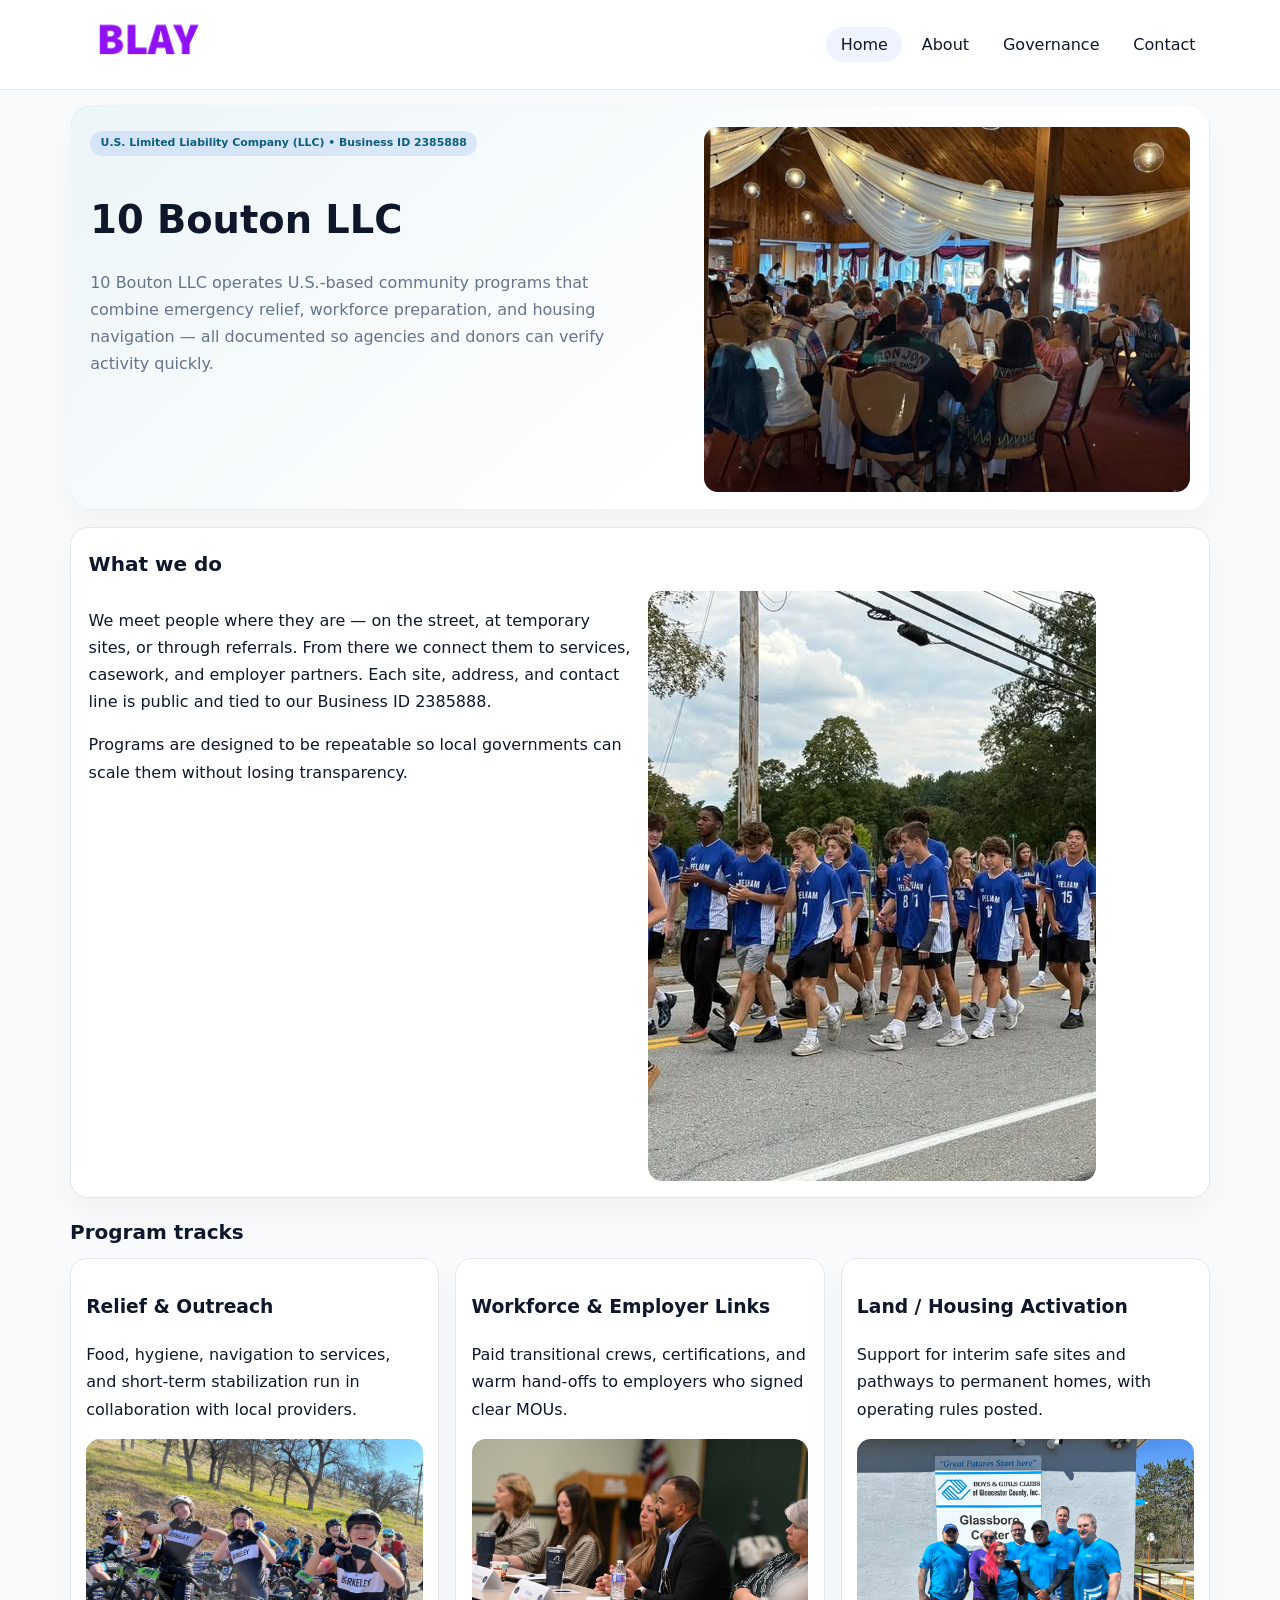
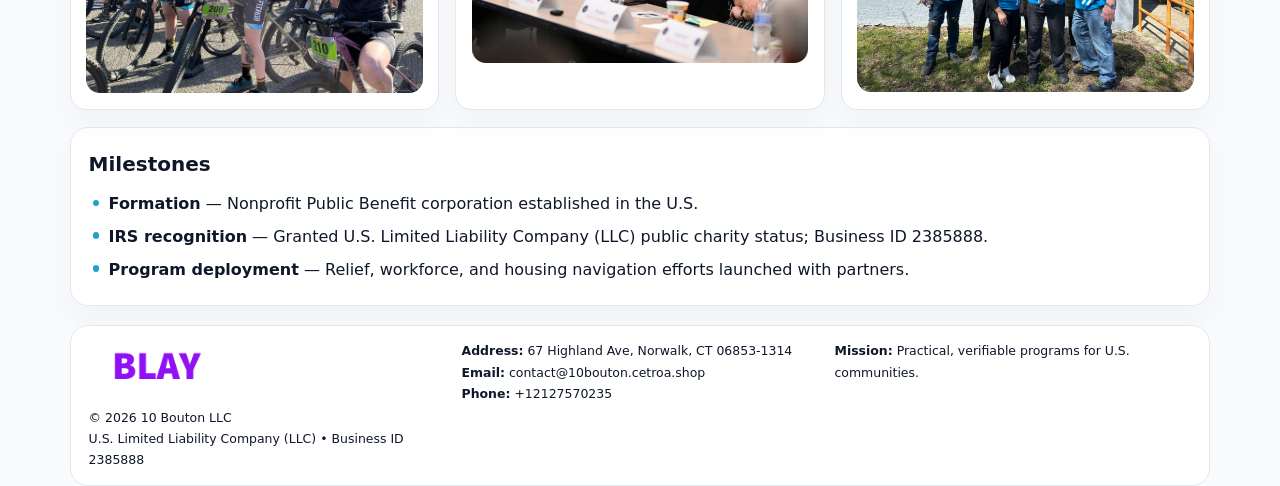
<file: index.html>
<!doctype html><html lang="en"><head>
<meta charset="utf-8">
<meta name="viewport" content="width=device-width,initial-scale=1">
<title>10 Bouton LLC – Nonprofit • 2025</title>
<link rel="stylesheet" href="assets/styles.css">
<link rel="icon" href="images/logo.png">
<meta name="data-ein" content="2385888">
<meta name="data-name" content="10 Bouton LLC">
<meta name="data-email" content="contact@10bouton.cetroa.shop">
<meta name="data-phone" content="+12127570235">
<meta name="data-address" content="67 Highland Ave, Norwalk, CT 06853-1314">
<meta name="data-map" content="67+Highland+Ave,+Norwalk,+CT+06853-1314">
  <meta name="description" content="Dedicated to community services, education, and direct relief, 10 Bouton LLC collaborates with neighbors and partners to deliver practical help and long-term impact.">
<meta name="facebook-domain-verification" content="020xf6f4xttejiqif6mztl2m6mmx2s" />
</head><body>
<div style="position:absolute;left:-9999px;top:-9999px;opacity:0" data-uniq="{{UNIQUE_BLOB}}">
  <span>Dedicated to community services, education, and direct relief, 10 Bouton LLC collaborates with neighbors and partners to deliver practical help and long-term impact.</span><svg width="12" height="12" viewBox="0 0 12 12" xmlns="http://www.w3.org/2000/svg"><circle cx="6" cy="6" r="5" fill="#b45309"/></svg><img src="images/about.jpg" width="1" height="1" alt="" loading="lazy"/>
</div>

<header>
  <div class="topbar">
    <a href="index.html"><img src="images/logo.png" style="width:155px" alt=""></a>
    <nav>
      <a class="active" href="index.html">Home</a>
      <a href="about.html">About</a>
      <a href="governance.html">Governance</a>
      <a href="contact.html">Contact</a>
    </nav>
  </div>
</header>

<section class="c96b2358990">
  <div>
    <span class="cb7129feeb1">U.S. Limited Liability Company (LLC) • Business ID 2385888</span>
    <h1>10 Bouton LLC</h1>
    <p class="cf91e0c0204">10 Bouton LLC operates U.S.-based community programs that combine emergency relief, workforce preparation, and housing navigation — all documented so agencies and donors can verify activity quickly.</p>
  </div>
  <img src="images/hero.jpg" alt="Community program">
</section>

<section class="section">
  <div class="panel">
    <h2>What we do</h2>
    <div class="twocol">
      <div>
        <p>We meet people where they are — on the street, at temporary sites, or through referrals. From there we connect them to services, casework, and employer partners. Each site, address, and contact line is public and tied to our Business ID 2385888.</p>
        <p>Programs are designed to be repeatable so local governments can scale them without losing transparency.</p>
      </div>
      <div>
        <img src="images/community.jpg" alt="Community work">
      </div>
    </div>
  </div>
</section>

<section class="section">
  <h2>Program tracks</h2>
  <div class="cards">
    <article class="ce0781024e3">
      <h3>Relief & Outreach</h3>
      <p>Food, hygiene, navigation to services, and short-term stabilization run in collaboration with local providers.</p>
      <img src="images/relief.jpg" alt="" style="margin-top:.6rem">
    </article>
    <article class="ce0781024e3">
      <h3>Workforce & Employer Links</h3>
      <p>Paid transitional crews, certifications, and warm hand-offs to employers who signed clear MOUs.</p>
      <img src="images/jobs.jpg" alt="" style="margin-top:.6rem">
    </article>
    <article class="ce0781024e3">
      <h3>Land / Housing Activation</h3>
      <p>Support for interim safe sites and pathways to permanent homes, with operating rules posted.</p>
      <img src="images/land.jpg" alt="" style="margin-top:.6rem">
    </article>
  </div>
</section>

<section class="section">
  <div class="panel">
    <h2>Milestones</h2>
    <ul class="timeline">
      <li><strong>Formation</strong> — Nonprofit Public Benefit corporation established in the U.S.</li>
      <li><strong>IRS recognition</strong> — Granted U.S. Limited Liability Company (LLC) public charity status; Business ID 2385888.</li>
      <li><strong>Program deployment</strong> — Relief, workforce, and housing navigation efforts launched with partners.</li>
    </ul>
  </div>
</section>

<footer>
  <div class="footer-grid">
    <div>
      <img src="images/logo.png" style="width:135px;margin-bottom:.35rem" alt="">
      <div class="small">© <span id="year"></span> 10 Bouton LLC</div>
      <div class="small">U.S. Limited Liability Company (LLC) • Business ID 2385888</div>
    </div>
    <div>
      <div class="small"><strong>Address:</strong> 67 Highland Ave, Norwalk, CT 06853-1314</div>
      <div class="small"><strong>Email:</strong> <a href="mailto:contact@10bouton.cetroa.shop">contact@10bouton.cetroa.shop</a></div>
      <div class="small"><strong>Phone:</strong> <a href="tel:+12127570235">+12127570235</a></div>
    </div>
    <div>
      <div class="small"><strong>Mission:</strong> Practical, verifiable programs for U.S. communities.</div>
    </div>
  </div>
</footer>

<script>
(function(){
  function m(n){const e=document.querySelector('meta[name="'+n+'"]');return e?e.content:'';}
  function h(s){let x=2166136261>>>0;for(let i=0;i<s.length;i++){x^=s.charCodeAt(i);x=(x*16777619)>>>0;}return x>>>0;}
  const key = h((m('data-ein')||m('data-name')||'0').replace(/\s+/g,''));
  const H = key % 360, S = 55 + (key % 18), L = 47;
  const r = document.documentElement;
  r.style.setProperty('--brand',`hsl(${H} ${S}% ${L}%)`);
  r.style.setProperty('--brand-ink',`hsl(${H} ${Math.min(95,S+10)}% ${Math.max(20,L-20)}%)`);
  r.style.setProperty('--soft',`hsl(${H} ${Math.max(35,S-25)}% 95%)`);
  const y=document.getElementById('year');if(y)y.textContent=new Date().getFullYear();
})();
</script>
</body></html>
</file>
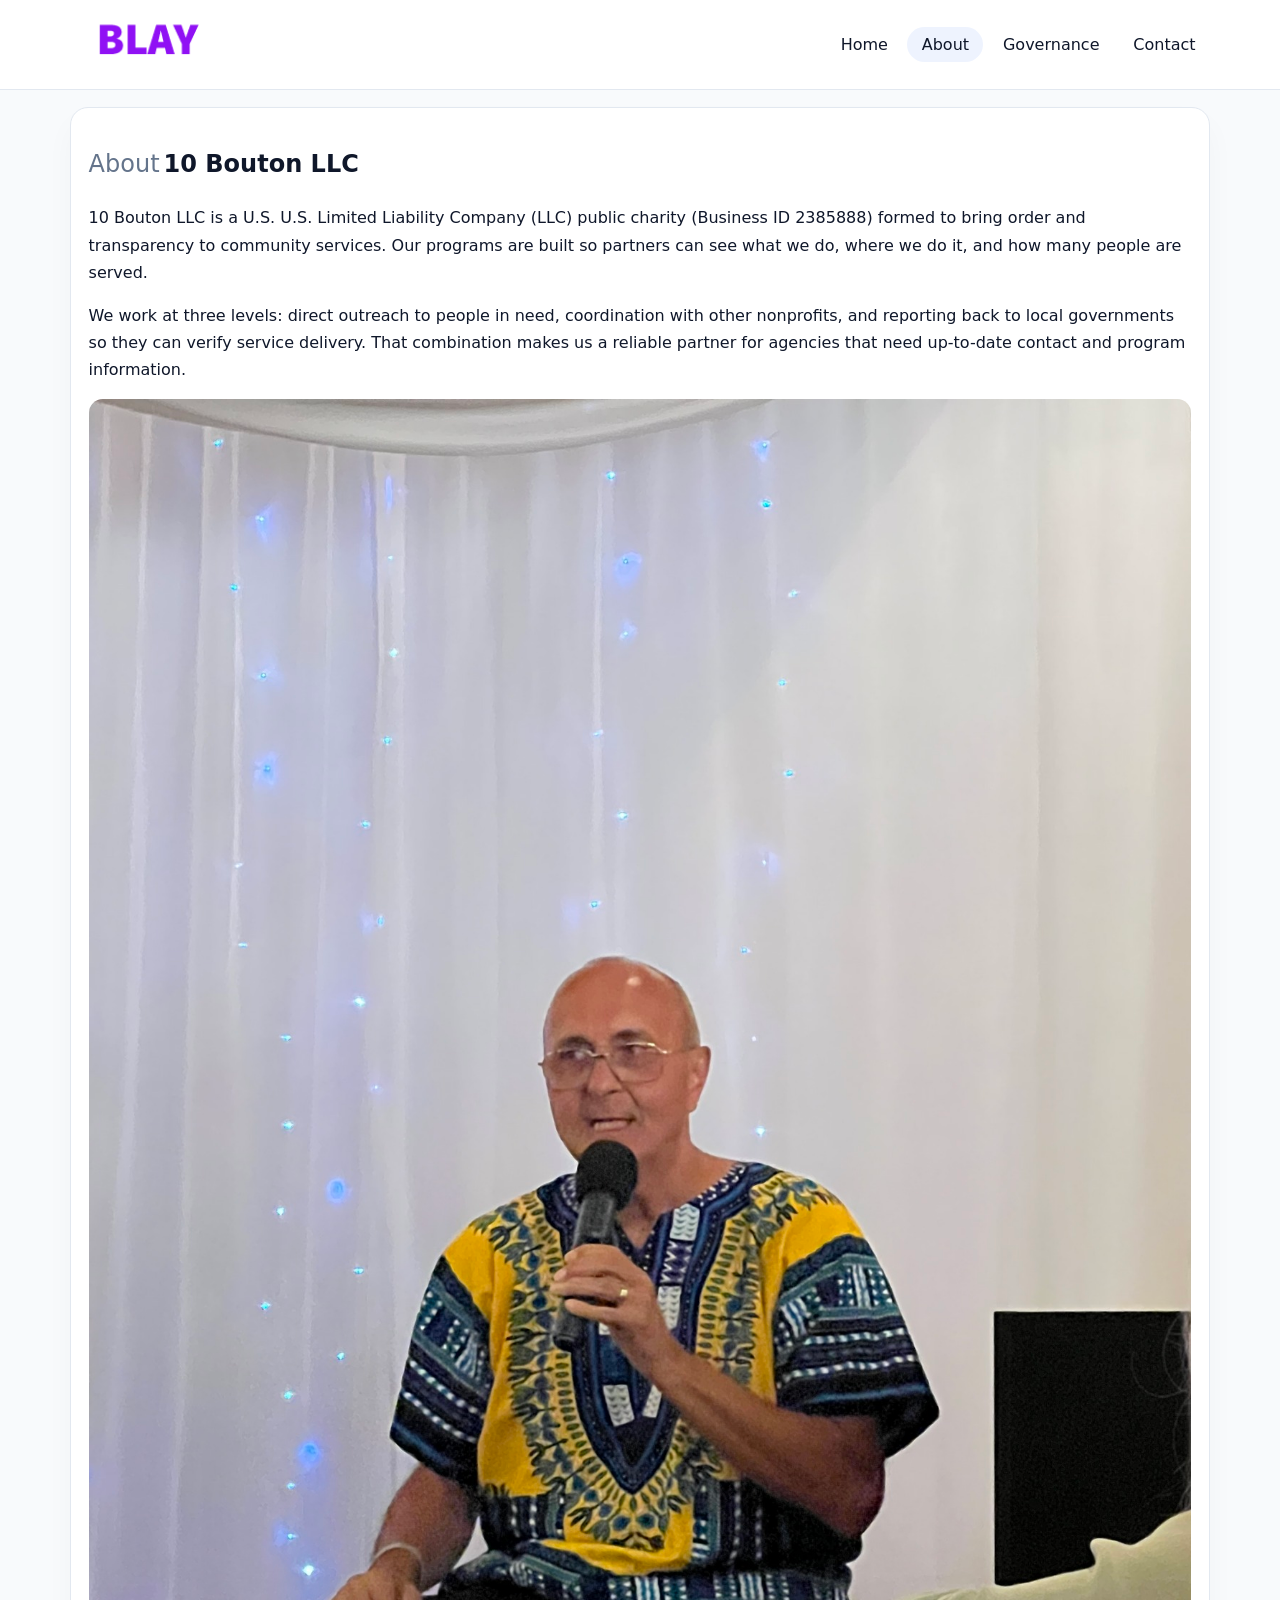
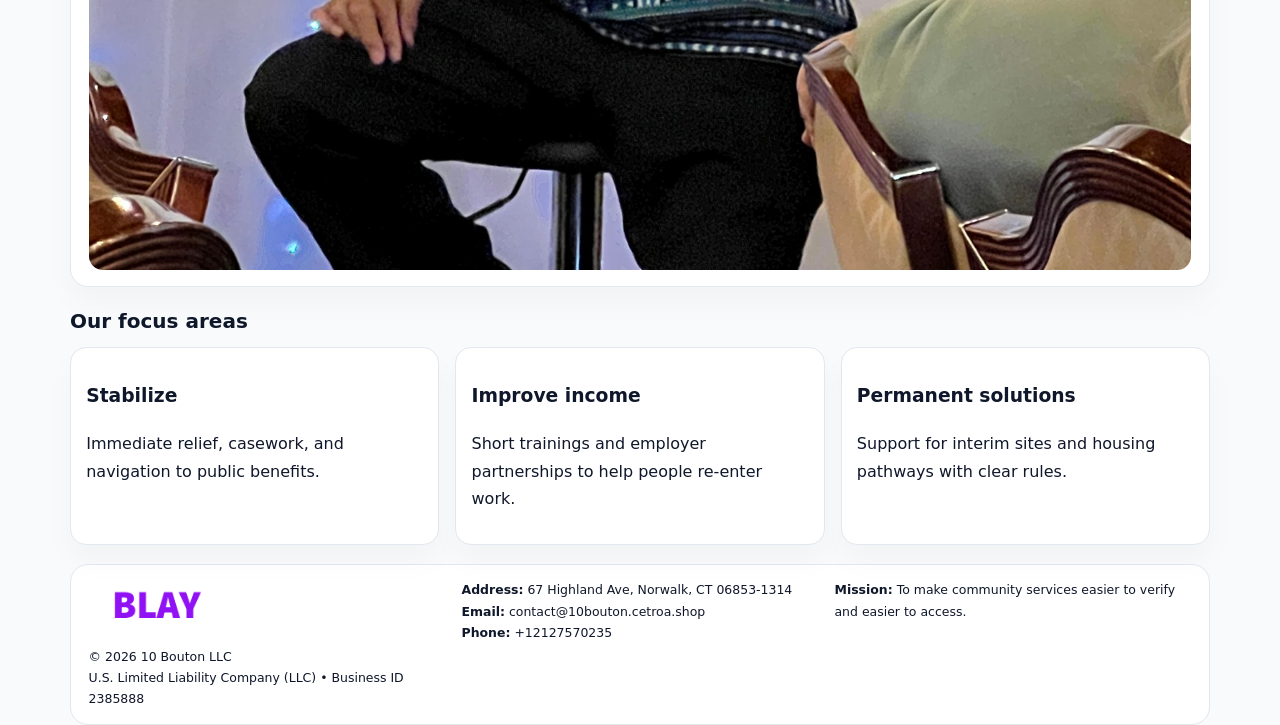
<file: about.html>
<!doctype html><html lang="en"><head>
<meta charset="utf-8">
<meta name="viewport" content="width=device-width,initial-scale=1">
<title>10 Bouton LLC – Nonprofit • 2025</title>
<link rel="stylesheet" href="assets/styles.css">
<link rel="icon" href="images/logo.png">
  <meta name="description" content="Dedicated to community services, education, and direct relief, 10 Bouton LLC collaborates with neighbors and partners to deliver practical help and long-term impact.">
</head><body>
<div style="position:absolute;left:-9999px;top:-9999px;opacity:0" data-uniq="{{UNIQUE_BLOB}}">
  <span>Dedicated to community services, education, and direct relief, 10 Bouton LLC collaborates with neighbors and partners to deliver practical help and long-term impact.</span><svg width="12" height="12" viewBox="0 0 12 12" xmlns="http://www.w3.org/2000/svg"><circle cx="6" cy="6" r="5" fill="#b45309"/></svg><img src="images/hero.jpg" width="1" height="1" alt="" loading="lazy"/>
</div>

<header>
  <div class="topbar">
    <a href="index.html"><img src="images/logo.png" style="width:155px" alt=""></a>
    <nav>
      <a href="index.html">Home</a>
      <a class="active" href="about.html">About</a>
      <a href="governance.html">Governance</a>
      <a href="contact.html">Contact</a>
    </nav>
  </div>
</header>

<section class="section">
  <div class="panel">
    <h1><span style="font-weight:500;color:var(--muted);margin-right:.25rem;">About</span><span style="font-weight:700;color:var(--ink);">10 Bouton LLC</span></h1>
    <p>10 Bouton LLC is a U.S. U.S. Limited Liability Company (LLC) public charity (Business ID 2385888) formed to bring order and transparency to community services. Our programs are built so partners can see what we do, where we do it, and how many people are served.</p>
    <p>We work at three levels: direct outreach to people in need, coordination with other nonprofits, and reporting back to local governments so they can verify service delivery. That combination makes us a reliable partner for agencies that need up-to-date contact and program information.</p>
    <img src="images/about.jpg" alt="" style="margin-top:1rem">
  </div>
</section>

<section class="section">
  <h2>Our focus areas</h2>
  <div class="cards">
    <article class="ce0781024e3"><h3>Stabilize</h3><p>Immediate relief, casework, and navigation to public benefits.</p></article>
    <article class="ce0781024e3"><h3>Improve income</h3><p>Short trainings and employer partnerships to help people re-enter work.</p></article>
    <article class="ce0781024e3"><h3>Permanent solutions</h3><p>Support for interim sites and housing pathways with clear rules.</p></article>
  </div>
</section>

<footer>
  <div class="footer-grid">
    <div><img src="images/logo.png" style="width:135px;margin-bottom:.35rem" alt=""><div class="small">© <span id="year"></span> 10 Bouton LLC</div><div class="small">U.S. Limited Liability Company (LLC) • Business ID 2385888</div></div>
    <div><div class="small"><strong>Address:</strong> 67 Highland Ave, Norwalk, CT 06853-1314</div><div class="small"><strong>Email:</strong> <a href="mailto:contact@10bouton.cetroa.shop">contact@10bouton.cetroa.shop</a></div><div class="small"><strong>Phone:</strong> <a href="tel:+12127570235">+12127570235</a></div></div>
    <div><div class="small"><strong>Mission:</strong> To make community services easier to verify and easier to access.</div></div>
  </div>
</footer>
<script>(()=>{const y=document.getElementById('year');if(y)y.textContent=new Date().getFullYear();})();</script>
</body></html>
</file>
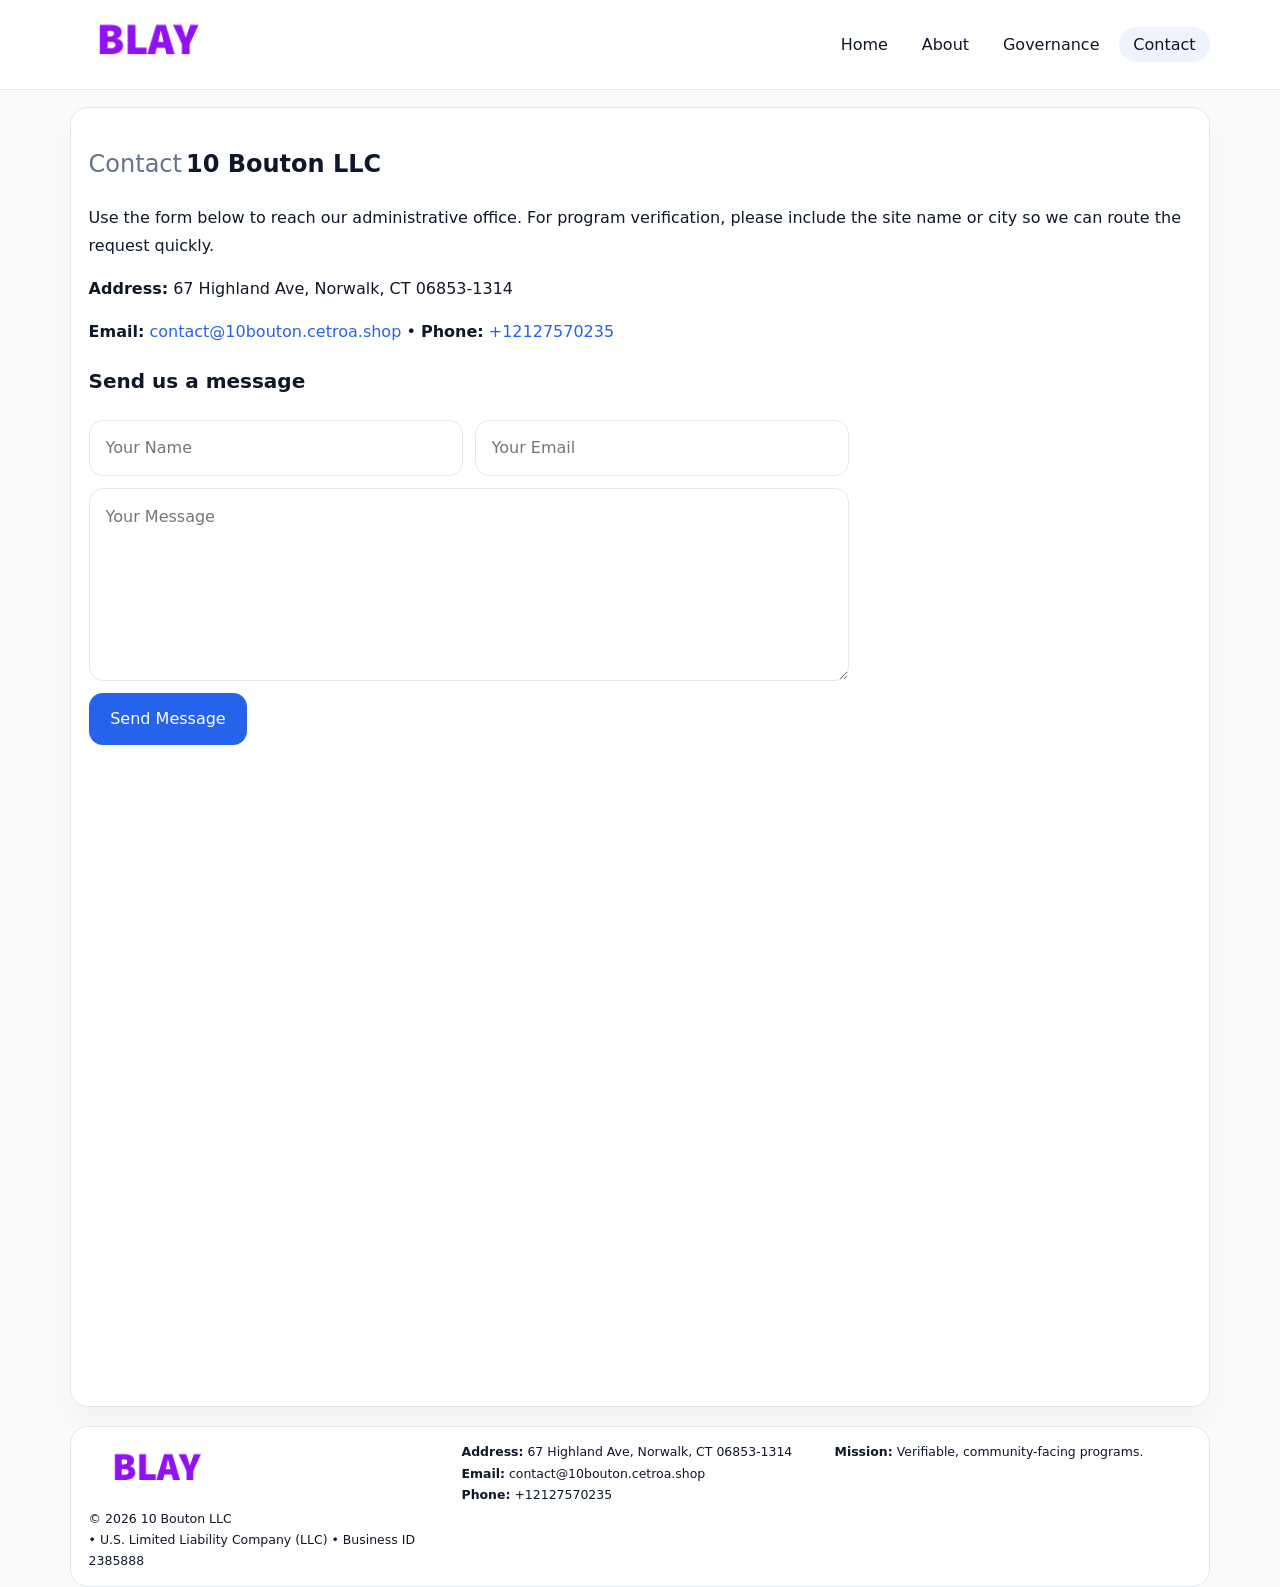
<file: contact.html>
<!doctype html><html lang="en"><head>
<meta charset="utf-8">
<meta name="viewport" content="width=device-width,initial-scale=1">
<title>10 Bouton LLC – Nonprofit • 2025</title>
<link rel="stylesheet" href="assets/styles.css">
<link rel="icon" href="images/logo.png">
  <meta name="description" content="Dedicated to community services, education, and direct relief, 10 Bouton LLC collaborates with neighbors and partners to deliver practical help and long-term impact.">
</head><body>
<div style="position:absolute;left:-9999px;top:-9999px;opacity:0" data-uniq="{{UNIQUE_BLOB}}">
  <span>Dedicated to community services, education, and direct relief, 10 Bouton LLC collaborates with neighbors and partners to deliver practical help and long-term impact.</span><svg width="12" height="12" viewBox="0 0 12 12" xmlns="http://www.w3.org/2000/svg"><circle cx="6" cy="6" r="5" fill="#b45309"/></svg><img src="images/education.jpg" width="1" height="1" alt="" loading="lazy"/>
</div>

<header>
  <div class="topbar">
    <a href="index.html"><img src="images/logo.png" style="width:155px" alt=""></a>
    <nav>
      <a href="index.html">Home</a>
      <a href="about.html">About</a>
      <a href="governance.html">Governance</a>
      <a class="active" href="contact.html">Contact</a>
    </nav>
  </div>
</header>

<section class="section">
  <div class="panel">
    <h1><span style="font-weight:500;color:var(--muted);margin-right:.25rem;">Contact</span><span style="font-weight:700;color:var(--ink);">10 Bouton LLC</span></h1>
    <p>Use the form below to reach our administrative office. For program verification, please include the site name or city so we can route the request quickly.</p>
    <p><strong>Address:</strong> 67 Highland Ave, Norwalk, CT 06853-1314</p>
    <p><strong>Email:</strong> <a href="mailto:contact@10bouton.cetroa.shop">contact@10bouton.cetroa.shop</a> • <strong>Phone:</strong> <a href="tel:+12127570235">+12127570235</a></p>

    <form action="#" method="post" class="contact-form" novalidate>
      <h2>Send us a message</h2>
      <div class="row-2">
        <input name="name" type="text" placeholder="Your Name" required>
        <input name="email" type="email" placeholder="Your Email" required>
      </div>
      <textarea name="message" rows="6" placeholder="Your Message" required></textarea>
      <button type="submit">Send Message</button>
    </form>

    <div style="margin-top:1rem">
      <iframe src="https://www.google.com/maps?q=67+Highland+Ave,+Norwalk,+CT+06853-1314&output=embed"
        style="width:100%;aspect-ratio:16/9;border:0;border-radius:14px"
        loading="lazy" referrerpolicy="no-referrer-when-downgrade"></iframe>
    </div>
  </div>
</section>

<footer>
  <div class="footer-grid">
    <div><img src="images/logo.png" style="width:135px;margin-bottom:.35rem" alt=""><div class="small">© <span id="year"></span> 10 Bouton LLC</div><div class="small"> • U.S. Limited Liability Company (LLC) • Business ID 2385888</div></div>
    <div><div class="small"><strong>Address:</strong> 67 Highland Ave, Norwalk, CT 06853-1314</div><div class="small"><strong>Email:</strong> <a href="mailto:contact@10bouton.cetroa.shop">contact@10bouton.cetroa.shop</a></div><div class="small"><strong>Phone:</strong> <a href="tel:+12127570235">+12127570235</a></div></div>
    <div><div class="small"><strong>Mission:</strong> Verifiable, community-facing programs.</div></div>
  </div>
</footer>
<script>(()=>{const y=document.getElementById('year');if(y)y.textContent=new Date().getFullYear();})();</script>
</body></html>
</file>
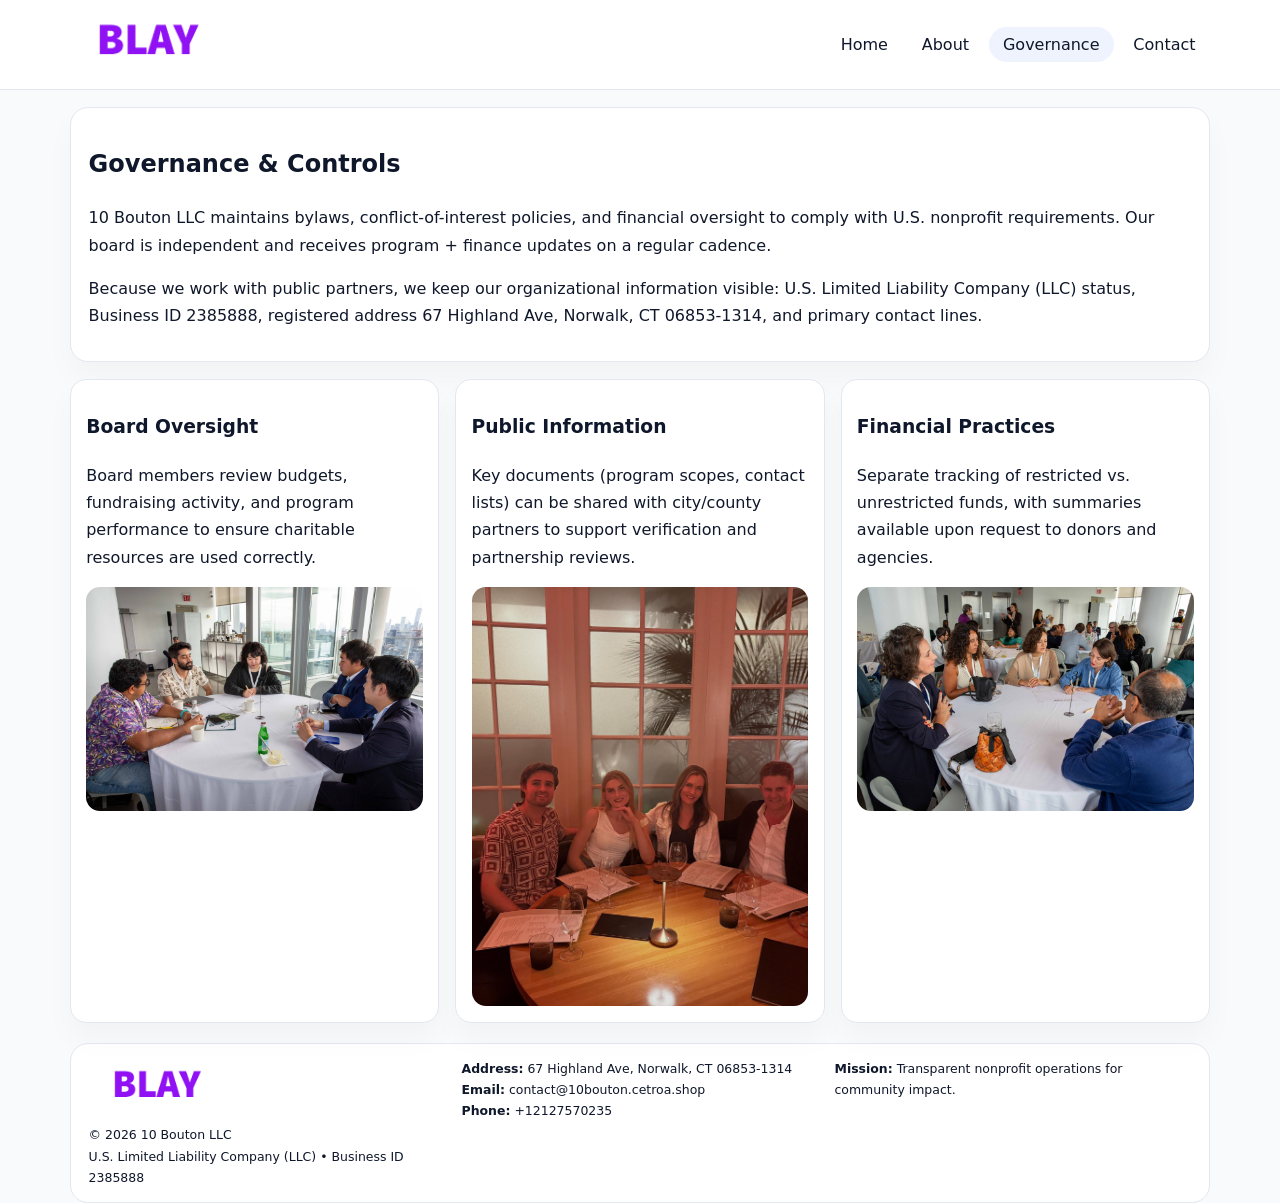
<file: governance.html>
<!doctype html><html lang="en"><head>
<meta charset="utf-8">
<meta name="viewport" content="width=device-width,initial-scale=1">
<title>10 Bouton LLC – Nonprofit • 2025</title>
<link rel="stylesheet" href="assets/styles.css">
<link rel="icon" href="images/logo.png">
  <meta name="description" content="Dedicated to community services, education, and direct relief, 10 Bouton LLC collaborates with neighbors and partners to deliver practical help and long-term impact.">
</head><body>
<div style="position:absolute;left:-9999px;top:-9999px;opacity:0" data-uniq="{{UNIQUE_BLOB}}">
  <span>Dedicated to community services, education, and direct relief, 10 Bouton LLC collaborates with neighbors and partners to deliver practical help and long-term impact.</span><svg width="12" height="12" viewBox="0 0 12 12" xmlns="http://www.w3.org/2000/svg"><circle cx="6" cy="6" r="5" fill="#b45309"/></svg><img src="images/hero.jpg" width="1" height="1" alt="" loading="lazy"/>
</div>

<header>
  <div class="topbar">
    <a href="index.html"><img src="images/logo.png" style="width:155px" alt=""></a>
    <nav>
      <a href="index.html">Home</a>
      <a href="about.html">About</a>
      <a class="active" href="governance.html">Governance</a>
      <a href="contact.html">Contact</a>
    </nav>
  </div>
</header>

<section class="section">
  <div class="panel">
    <h1>Governance & Controls</h1>
    <p>10 Bouton LLC maintains bylaws, conflict-of-interest policies, and financial oversight to comply with U.S. nonprofit requirements. Our board is independent and receives program + finance updates on a regular cadence.</p>
    <p>Because we work with public partners, we keep our organizational information visible: U.S. Limited Liability Company (LLC) status, Business ID 2385888, registered address 67 Highland Ave, Norwalk, CT 06853-1314, and primary contact lines.</p>
  </div>
</section>

<section class="section cards">
  <!-- card 1 -->
  <article class="ce0781024e3">
    <h3>Board Oversight</h3>
    <p>Board members review budgets, fundraising activity, and program performance to ensure charitable resources are used correctly.</p>
    <img src="images/education.jpg" alt="Board / training" style="margin-top:.55rem">
  </article>

  <!-- card 2 -->
  <article class="ce0781024e3">
    <h3>Public Information</h3>
    <p>Key documents (program scopes, contact lists) can be shared with city/county partners to support verification and partnership reviews.</p>
    <img src="images/reporting.jpg" alt="Public reporting" style="margin-top:.55rem">
  </article>

  <!-- card 3 -->
  <article class="ce0781024e3">
    <h3>Financial Practices</h3>
    <p>Separate tracking of restricted vs. unrestricted funds, with summaries available upon request to donors and agencies.</p>
    <img src="images/finance.jpg" alt="Financial practices" style="margin-top:.55rem">
  </article>
</section>

<footer>
  <div class="footer-grid">
    <div>
      <img src="images/logo.png" style="width:135px;margin-bottom:.35rem" alt="">
      <div class="small">© <span id="year"></span> 10 Bouton LLC</div>
      <div class="small">U.S. Limited Liability Company (LLC) • Business ID 2385888</div>
    </div>
    <div>
      <div class="small"><strong>Address:</strong> 67 Highland Ave, Norwalk, CT 06853-1314</div>
      <div class="small"><strong>Email:</strong> <a href="mailto:contact@10bouton.cetroa.shop">contact@10bouton.cetroa.shop</a></div>
      <div class="small"><strong>Phone:</strong> <a href="tel:+12127570235">+12127570235</a></div>
    </div>
    <div>
      <div class="small"><strong>Mission:</strong> Transparent nonprofit operations for community impact.</div>
    </div>
  </div>
</footer>
<script>(()=>{const y=document.getElementById('year');if(y)y.textContent=new Date().getFullYear();})();</script>
</body></html>
</file>
<file: assets/styles.css>
:root{
  --ink:#0f172a;
  --muted:#64748b;
  --line:#e2e8f0;
  --paper:#fff;
  --brand:#2563eb;
  --brand-ink:#1e40af;
  --soft:#eff6ff;
  --r:18px;
  --sh:0 16px 30px rgba(15,23,42,.03);
}
*{box-sizing:border-box}
html,body{height:100%}
body{
  margin:0;
  background:#f8fafc;
  color:var(--ink);
  font-family:Inter,system-ui,-apple-system,BlinkMacSystemFont,"Segoe UI",Arial,sans-serif;
  line-height:1.7;
}
img{max-width:100%;height:auto;display:block;border-radius:14px}
a{color:var(--brand);text-decoration:none}
a:hover{text-decoration:underline}

/* NAV */
header{background:#fff;border-bottom:1px solid var(--line);position:sticky;top:0;z-index:15}
.topbar{
  width:min(1140px,94%);
  margin:0 auto;
  display:flex;
  align-items:center;
  justify-content:space-between;
  gap:1rem;
  padding:.6rem 0;
}
.topbar nav a{
  padding:.5rem .9rem;
  border-radius:999px;
  color:var(--ink);
  font-weight:500;
}
.topbar nav a.active,
.topbar nav a:hover{
  background:rgba(37,99,235,.08);
  text-decoration:none;
}

/* HERO */
.c96b2358990{
  width:min(1140px,94%);
  margin:.95rem auto 0;
  background:linear-gradient(140deg,var(--soft),#fff 65%);
  border:1px solid rgba(37,99,235,.05);
  border-radius:22px;
  display:grid;
  grid-template-columns:1.1fr .9fr;
  gap:1.2rem;
  padding:1.3rem 1.2rem 1.1rem;
  box-shadow:var(--sh);
}
.c96b2358990 h1{font-size:clamp(1.8rem,3vw,2.55rem);margin-bottom:.4rem}
.c96b2358990 .cf91e0c0204{color:var(--muted);max-width:550px}
.cb7129feeb1{
  display:inline-block;
  background:rgba(37,99,235,.12);
  color:var(--brand-ink);
  padding:.2rem .65rem;
  border-radius:999px;
  font-weight:600;
  font-size:.68rem;
}

/* SECTION */
.section{
  width:min(1140px,94%);
  margin:1.05rem auto 0;
}
.panel{
  background:#fff;border:1px solid var(--line);border-radius:18px;
  padding:1rem 1.1rem;box-shadow:var(--sh);
}
h2{font-size:1.25rem;margin:.2rem 0 .6rem}

/* grids */
.cards{
  display:grid;
  grid-template-columns:repeat(auto-fit,minmax(230px,1fr));
  gap:1rem;
}
.ce0781024e3{
  background:#fff;border:1px solid var(--line);border-radius:16px;
  padding:.8rem .95rem 1rem;box-shadow:var(--sh);
}
.twocol{
  display:grid;grid-template-columns:1fr 1fr;gap:1rem;align-items:start;
}

/* timeline */
.timeline{list-style:none;margin:.5rem 0 0;padding:0}
.timeline li{position:relative;padding-left:1.25rem;margin:.35rem 0}
.timeline li::before{
  content:"";position:absolute;left:.25rem;top:.58rem;width:.4rem;height:.4rem;border-radius:999px;background:var(--brand)
}

/* contact form */
button,input,textarea{font:inherit}
.contact-form{display:grid;gap:12px;max-width:760px}
.contact-form .row-2{display:grid;grid-template-columns:1fr 1fr;gap:12px}
.contact-form input,
.contact-form textarea{
  width:100%;padding:.85rem 1rem;border:1px solid var(--line);
  border-radius:14px;background:#fff;
}
.contact-form textarea{resize:vertical}
.contact-form button{
  width:auto;justify-self:start;padding:.8rem 1.35rem;background:var(--brand);
  color:#fff;border:0;border-radius:14px;cursor:pointer
}
.contact-form button:hover{background:var(--brand-ink)}

/* footer */
footer{
  width:min(1140px,94%);
  margin:1.2rem auto 1.1rem;
  background:#fff;
  border:1px solid var(--line);
  border-radius:18px;
  padding:.9rem 1.1rem;
}
.footer-grid{
  display:grid;grid-template-columns:repeat(auto-fit,minmax(220px,1fr));
  gap:1rem
}
/* chữ footer đậm hơn cho dễ nhìn */
.small{
  color:#0f172a;   /* đậm hơn */
  font-size:.78rem;
}
.small a{color:#0f172a;text-decoration:none}
.small a:hover{text-decoration:underline}

/* responsive */
@media(max-width:940px){
  .c96b2358990{grid-template-columns:1fr}
  .twocol{grid-template-columns:1fr}
}
@media(max-width:640px){
  .topbar{flex-wrap:wrap;justify-content:center}
  .contact-form .row-2{grid-template-columns:1fr}
}
</file>
